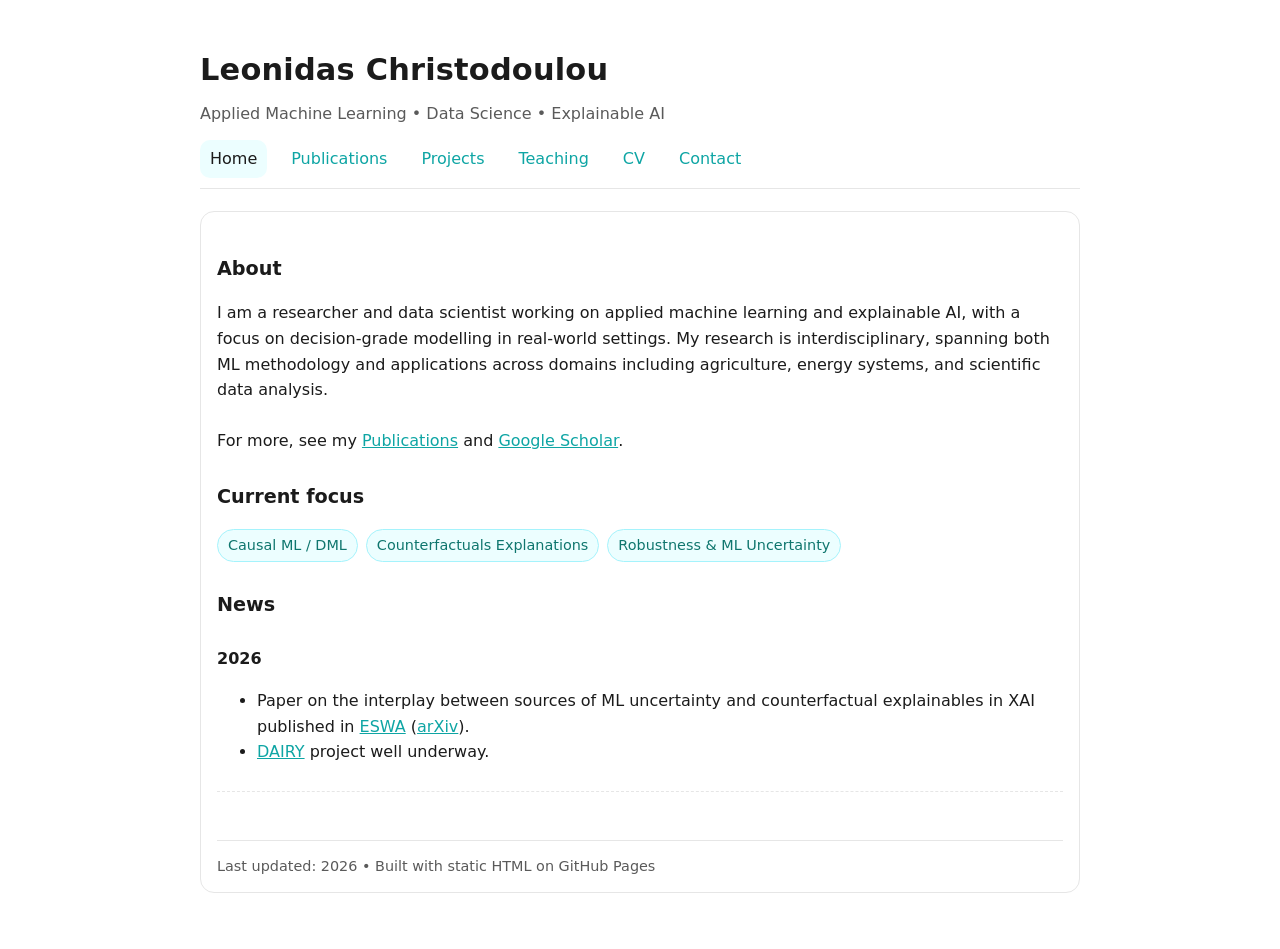
<file: index.html>
<!doctype html>
<html lang="en">
<head>
  <meta charset="utf-8" />
  <meta name="viewport" content="width=device-width, initial-scale=1" />
  <title>Leonidas Christodoulou</title>
  <link rel="stylesheet" href="assets/style.css" />
  <link rel="icon" type="image/png" href="assets/favicon.png">
</head>
<body>
  <div class="container">
    <header>
      <h1 class="site-title">Leonidas Christodoulou</h1>
      <p class="subtitle">Applied Machine Learning • Data Science • Explainable AI</p>

      <nav>
        <a href="index.html" aria-current="page">Home</a>
        <a href="publications.html">Publications</a>
        <a href="projects.html">Projects</a>
        <a href="teaching.html">Teaching</a>
        <a href="Leonidas_Christodoulou_CV.pdf">CV</a>
        <a href="contact.html">Contact</a>
      </nav>
    </header>

    <main>
      
        <section class="card">
          <h2>About</h2>
          <p>
            I am a researcher and data scientist working on applied machine learning and 
            explainable AI, with a focus on decision-grade modelling in real-world settings. 
            My research is interdisciplinary, spanning both ML methodology and 
            applications across domains including agriculture, energy systems, and 
            scientific data analysis.
            <br>
            <br>
            For more, see my <a href="publications.html">Publications</a> and 
            <a href="https://scholar.google.com/citations?user=yEaNYfiahdUC&hl=en">Google Scholar</a>.
          </p>

          <h2>Current focus</h2>
          <div class="badges">
            <!-- <span class="badge">Applied ML & evaluation</span> -->
            <span class="badge">Causal ML / DML</span>
            <span class="badge">Counterfactuals Explanations</span>
            <span class="badge">Robustness & ML Uncertainty</span>
            
          </div>

          <!-- <h2>News</h2>
          <div class="item">
            <strong>2026</strong> — Add 2–3 bullets here (paper accepted/submitted, project milestone, talk).
          </div>
        </section> -->
        <h2>News</h2>

            <div class="item">
            <strong>2026</strong>
            <ul class="news-list">
                <li>Paper on the interplay between sources of ML uncertainty and counterfactual 
                    explainables in XAI published in <a href="https://www.sciencedirect.com/science/article/abs/pii/S0957417426001120?via%3Dihub">ESWA</a> (<a href="https://arxiv.org/abs/2602.00063">arXiv</a>).</li>
                <li><a href="https://www.linkedin.com/showcase/dairy-project/">DAIRY</a> project well underway.</li>
            </ul>
            </div>

      <footer>
        Last updated: 2026 • Built with static HTML on GitHub Pages
      </footer>
    </main>
  </div>
</body>
</html>
</file>
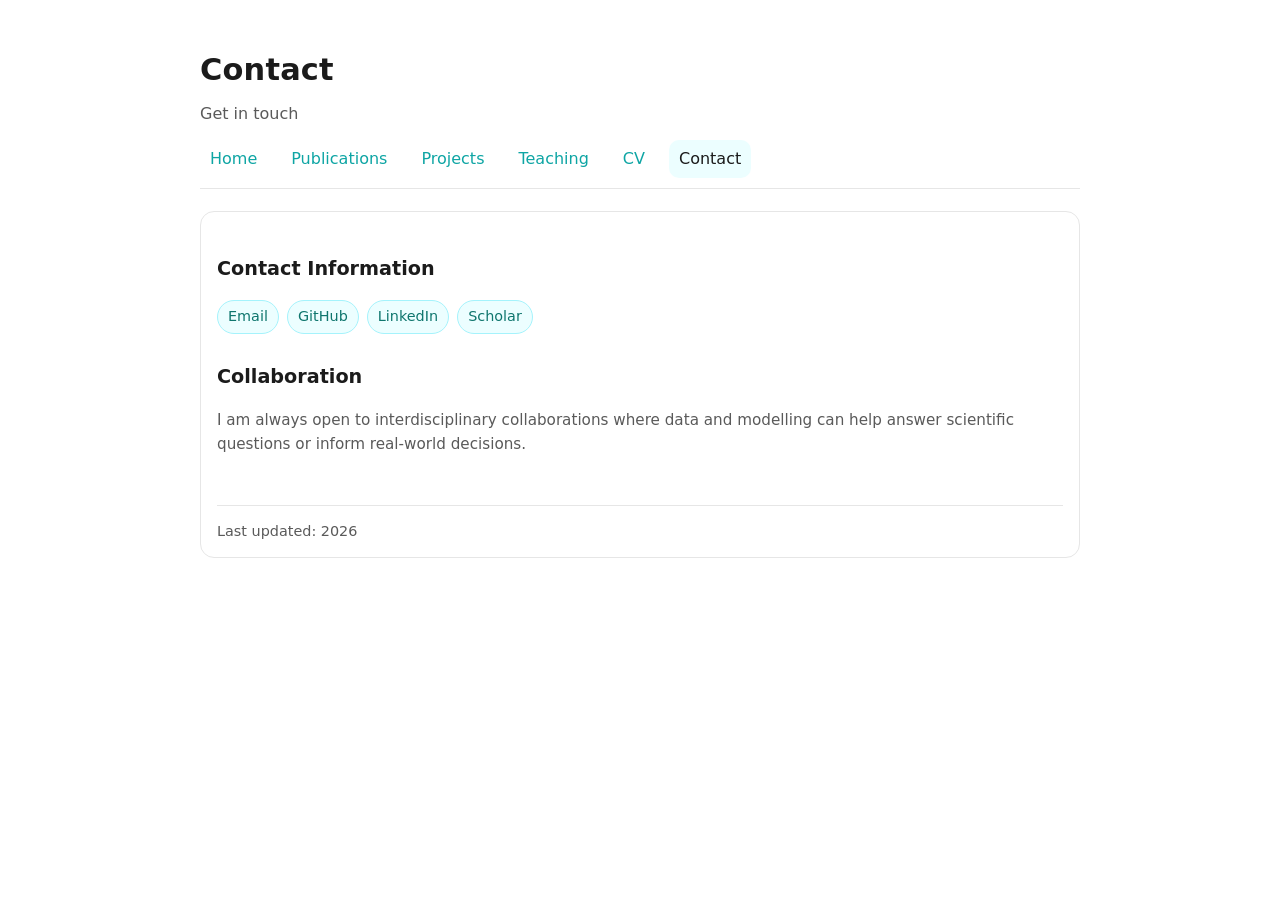
<file: contact.html>
<!doctype html>
<html lang="en">
<head>
<meta charset="utf-8" />
<meta name="viewport" content="width=device-width, initial-scale=1" />
<title>Contact — Leonidas Christodoulou</title>
<link rel="stylesheet" href="assets/style.css" />
<link rel="icon" type="image/png" href="assets/favicon.png">

</head>

<body>
<div class="container">

<header>
<h1 class="site-title">Contact</h1>
<p class="subtitle">Get in touch</p>

<nav>
<a href="index.html">Home</a>
<a href="publications.html">Publications</a>
<a href="projects.html">Projects</a>
<a href="teaching.html">Teaching</a>
<a href="Leonidas_Christodoulou_CV.pdf">CV</a>
<a href="contact.html" aria-current="page">Contact</a>
</nav>
</header>

<main>
    <section class="card">  

<h2>Contact Information</h2>

<div class="badges">
    <a class="badge" href="mailto:l.christodoulou@cyi.ac.cy">Email</a>
    <a class="badge" href="https://github.com/leonidaschristodoulou">GitHub</a>
    <a class="badge" href="https://www.linkedin.com/in/leonidas-christodoulou-4b96b467/">LinkedIn</a>
    <a class="badge" href="https://scholar.google.com/citations?user=yEaNYfiahdUC&hl=en">Scholar</a>
  </div>
  

<h2>Collaboration</h2>
<p class="small">
    I am always open to interdisciplinary collaborations where data and 
    modelling can help answer scientific questions or inform real-world decisions.
</p>

<footer>
Last updated: 2026
</footer>

</main>

</div>
</body>
</html>
</file>
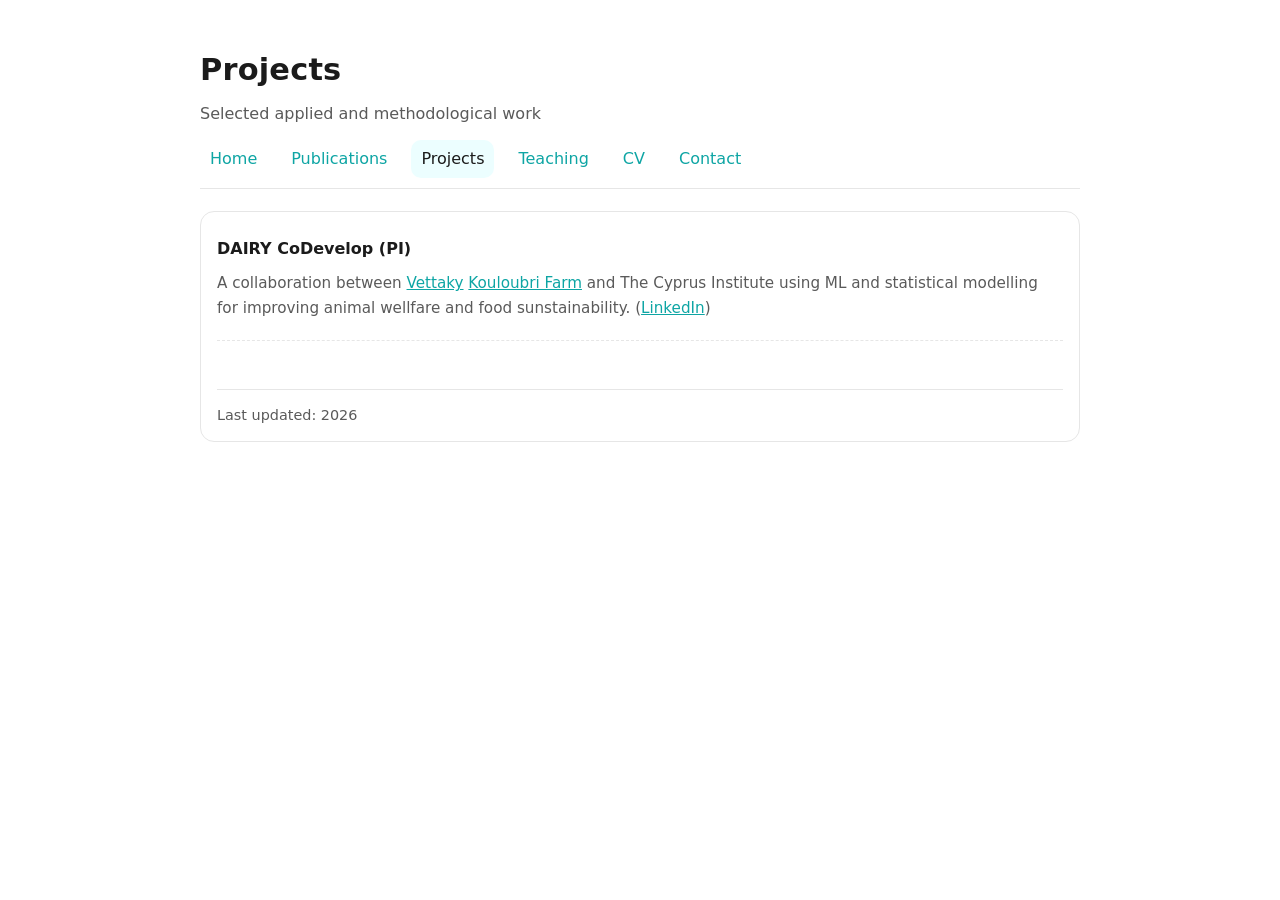
<file: projects.html>
<!doctype html>
<html lang="en">
<head>
  <meta charset="utf-8" />
  <meta name="viewport" content="width=device-width, initial-scale=1" />
  <title>Projects — Leonidas Christodoulou</title>
  <link rel="stylesheet" href="assets/style.css" />
  <link rel="icon" type="image/png" href="assets/favicon.png">
</head>
<body>
  <div class="container">
    <header>
      <h1 class="site-title">Projects</h1>
      <p class="subtitle">Selected applied and methodological work</p>

      <nav>
        <a href="index.html">Home</a>
        <a href="publications.html">Publications</a>
        <a href="projects.html" aria-current="page">Projects</a>
        <a href="teaching.html">Teaching</a>
        <a href="Leonidas_Christodoulou_CV.pdf">CV</a>
        <a href="contact.html">Contact</a>
      </nav>
    </header>

    <main>
        <section class="card">
      
        <div class="item">
            <strong>DAIRY CoDevelop (PI)</strong>
            <p class="small">
              A collaboration between <a href="https://vettaky.com">Vettaky</a> 
              <a href="https://farmakouloumbri.cy">Kouloubri Farm</a> and 
              The Cyprus Institute using ML and 
              statistical modelling for improving animal wellfare and food sunstainability.
              (<a href="https://www.linkedin.com/showcase/dairy-project/">LinkedIn</a>)
            </p>
          </div>  

      <!-- <div class="item">
        <strong>PACE: Proposal Assembly for Counterfactual Explanations</strong>
        <p class="small">
          Fast counterfactual generation for modern tabular models PFNs; robustness and evaluation.
          <br>Links: <a href="#">paper</a> • <a href="#">repo</a>
        </p>
      </div> -->

      <footer>
        Last updated: 2026
      </footer>
    </main>
  </div>
</body>
</html>
</file>
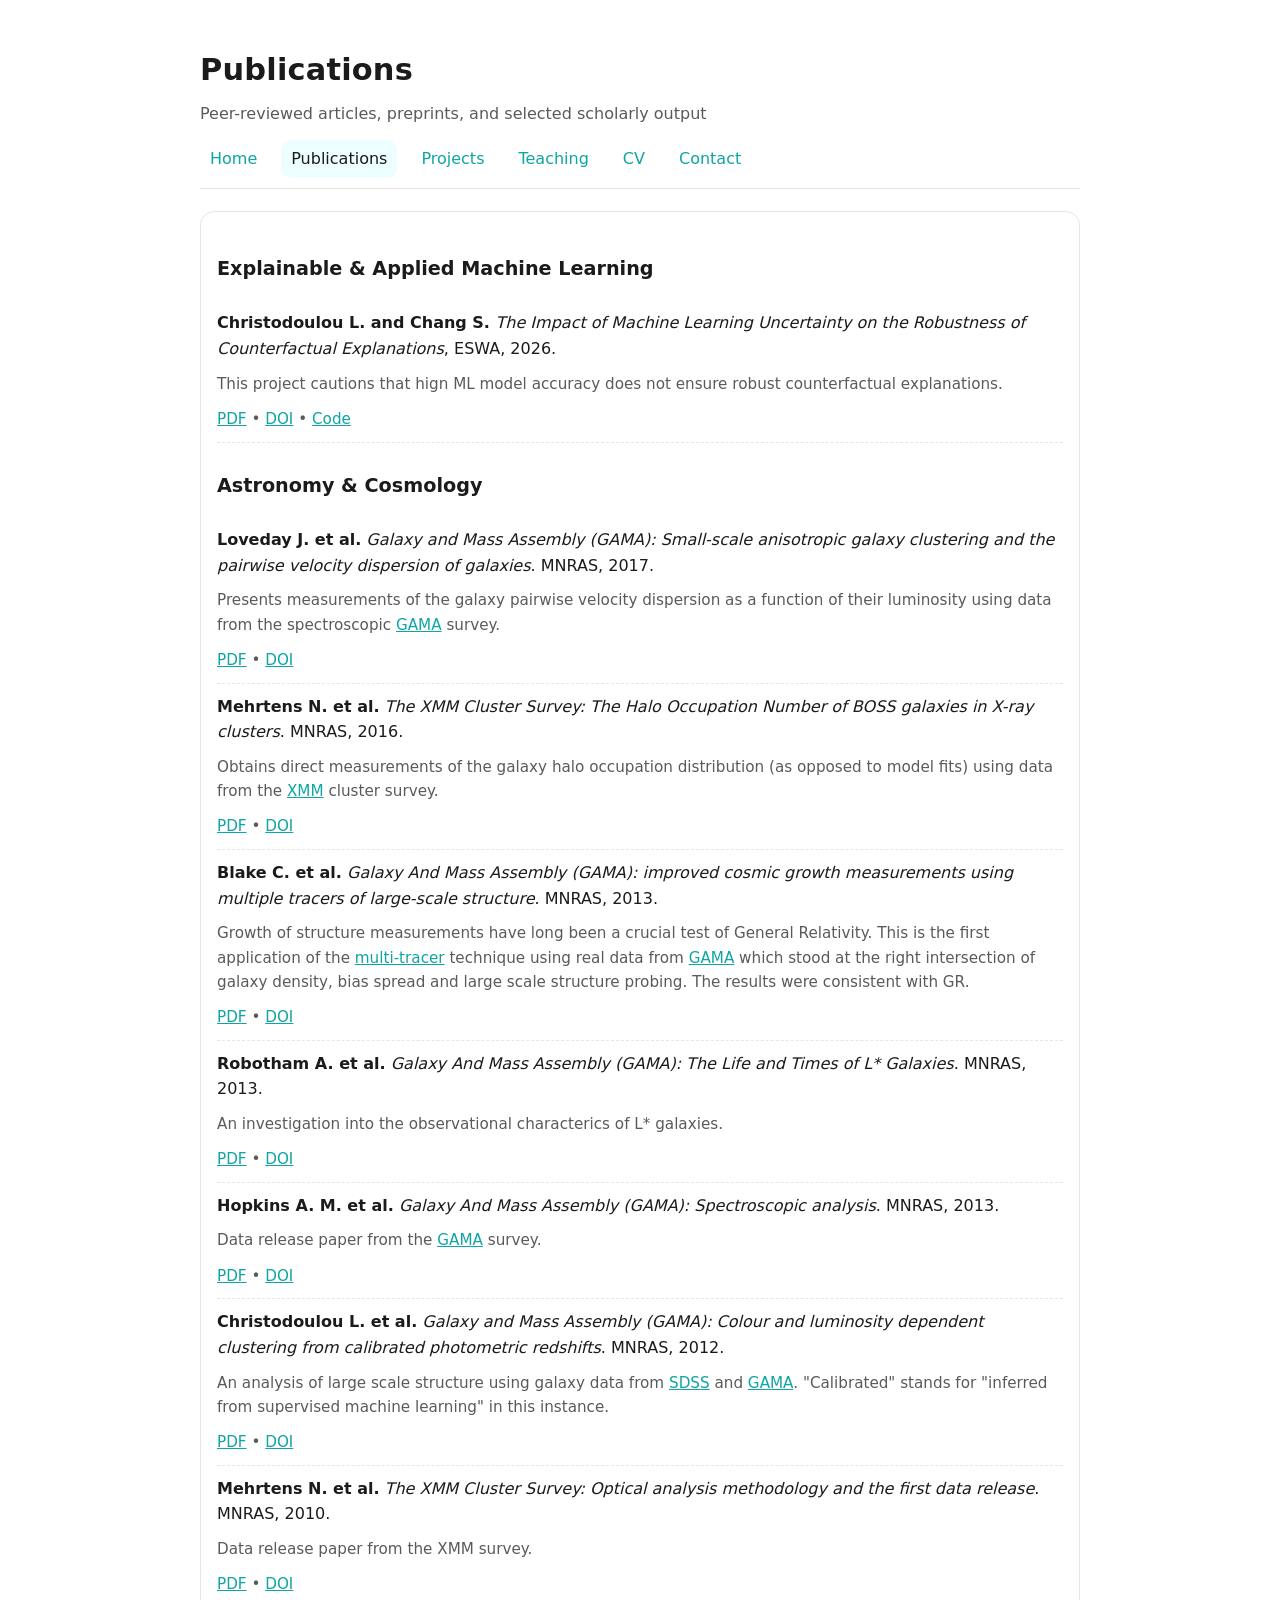
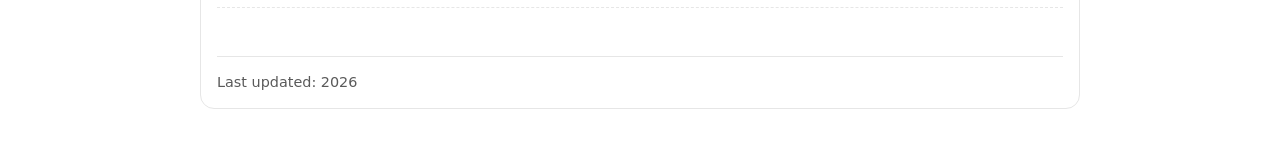
<file: publications.html>
<!doctype html>
<html lang="en">
<head>
  <meta charset="utf-8" />
  <meta name="viewport" content="width=device-width, initial-scale=1" />
  <title>Publications — Leonidas Christodoulou</title>
  <link rel="stylesheet" href="assets/style.css" />
  <link rel="icon" type="image/png" href="assets/favicon.png">
</head>
<body>
  <div class="container">
    <header>
      <h1 class="site-title">Publications</h1>
      <p class="subtitle">Peer-reviewed articles, preprints, and selected scholarly output</p>

      <nav>
        <a href="index.html">Home</a>
        <a href="publications.html" aria-current="page">Publications</a>
        <a href="projects.html">Projects</a>
        <a href="teaching.html">Teaching</a>
        <a href="Leonidas_Christodoulou_CV.pdf">CV</a>
        <a href="contact.html">Contact</a>
      </nav>
    </header>

    <main>
        <section class="card">

      <h2>Explainable & Applied Machine Learning</h2>

        <div class="item">
        <strong>Christodoulou L. and Chang S. </strong> <em>The Impact of Machine Learning Uncertainty 
            on the Robustness of Counterfactual Explanations</em>, ESWA, 2026.
            <br>
            <p class="small">
            This project cautions that hign ML model accuracy does not ensure robust counterfactual explanations. 
            </p>
            <span class="small">
            <a href="https://arxiv.org/abs/2602.00063">PDF</a> 
            • <a href="https://doi.org/10.1016/j.eswa.2026.131198">DOI</a>
            • <a href="https://github.com/leonidaschristodoulou/xai-cfs">Code</a>
        </span>
        </div>

        <h2>Astronomy & Cosmology</h2>

        <div class="item">
          <strong>Loveday J. et al.</strong> <em>Galaxy and Mass Assembly (GAMA): 
            Small-scale anisotropic galaxy clustering and the pairwise velocity dispersion of galaxies</em>.
          MNRAS, 2017.
          <br>
          <p class="small">
            Presents measurements of the galaxy pairwise velocity dispersion as a function of their luminosity using data from the spectroscopic <a href="https://www.gama-survey.org">GAMA</a> survey.  
          </p>
          <span class="small">
            <a href="https://arxiv.org/abs/1711.05636">PDF</a> 
            • <a href="https://doi.org/10.1093/mnras/stx2971">DOI</a>
          </span>
        </div>

        <div class="item">
            <strong>Mehrtens N. et al.</strong> <em>The XMM Cluster Survey: The Halo Occupation Number of BOSS galaxies in X-ray clusters</em>.
            MNRAS, 2016.
            <br>
            <p class="small">
              Obtains direct measurements of the galaxy halo occupation distribution (as opposed to model fits) using data from the <a href="https://arxiv.org/abs/1106.3056">XMM</a> cluster survey.  
            </p>
            <span class="small">
              <a href="https://arxiv.org/abs/1512.03432">PDF</a> 
              • <a href="https://doi.org/10.1093/mnras/stw2119">DOI</a></span>
          </div>

          <div class="item">
            <strong>Blake C. et al.</strong> <em>Galaxy And Mass Assembly (GAMA): improved cosmic growth measurements using multiple tracers of large-scale structure</em>.
            MNRAS, 2013.
            <br>
            <p class="small">
              Growth of structure measurements have long been a crucial test of General Relativity. 
              This is the first application of the <a href="https://arxiv.org/abs/0810.0323">multi-tracer</a> technique using real data from <a href="https://www.gama-survey.org">GAMA</a> 
              which stood at the right intersection of galaxy density, bias spread and large scale structure probing. The results were consistent with GR. 
            </p>
            <span class="small">
              <a href="https://arxiv.org/abs/1309.5556">PDF</a> 
              • <a href="https://doi.org/10.1093/mnras/stt1791">DOI</a></span>
          </div>

          <div class="item">
            <strong>Robotham A. et al.</strong> <em>Galaxy And Mass Assembly (GAMA): The Life and Times of L* Galaxies</em>.
            MNRAS, 2013.
            <br>
            <p class="small">
              An investigation into the observational characterics of  L* galaxies.  
            </p>
            <span class="small">
              <a href="https://arxiv.org/abs/1301.7129">PDF</a> 
              • <a href="https://doi.org/10.1093/mnras/stt156">DOI</a></span>
          </div>

          <div class="item">
            <strong>Hopkins A. M. et al.</strong> <em>Galaxy And Mass Assembly (GAMA): Spectroscopic analysis</em>.
            MNRAS, 2013.
            <br>
            <p class="small">
              Data release paper from the <a href="https://www.gama-survey.org">GAMA</a> survey.  
            </p>
            <span class="small">
              <a href="https://arxiv.org/abs/1301.7127">PDF</a> 
              • <a href="https://doi.org/10.1093/mnras/stt030">DOI</a></span>
          </div>

          <div class="item">
            <strong>Christodoulou L. et al.</strong> <em>Galaxy and Mass Assembly (GAMA): Colour and luminosity dependent clustering from calibrated photometric redshifts</em>.
            MNRAS, 2012.
            <br>
            <p class="small">
              An analysis of large scale structure using galaxy data from <a href="https://www.sdss.org">SDSS</a> and <a href="https://www.gama-survey.org">GAMA</a>. "Calibrated" stands for "inferred from supervised machine learning" in this instance.   
            </p>
            <span class="small">
              <a href="https://arxiv.org/abs/1206.0943">PDF</a> 
              • <a href="https://doi.org/10.1111/j.1365-2966.2012.21434.x">DOI</a></span>
          </div>

          <div class="item">
            <strong>Mehrtens N. et al.</strong> <em>The XMM Cluster Survey: Optical analysis methodology and the first data release</em>.
            MNRAS, 2010.
            <br>
            <p class="small">
              Data release paper from the XMM survey.  
            </p>
            <span class="small">
              <a href="https://arxiv.org/abs/1106.3056">PDF</a> 
              • <a href="https://doi.org/10.1111/j.1365-2966.2012.20931.x">DOI</a></span>
          </div>
        

      <footer>
        Last updated: 2026
      </footer>
    </main>
  </div>
</body>
</html>
</file>
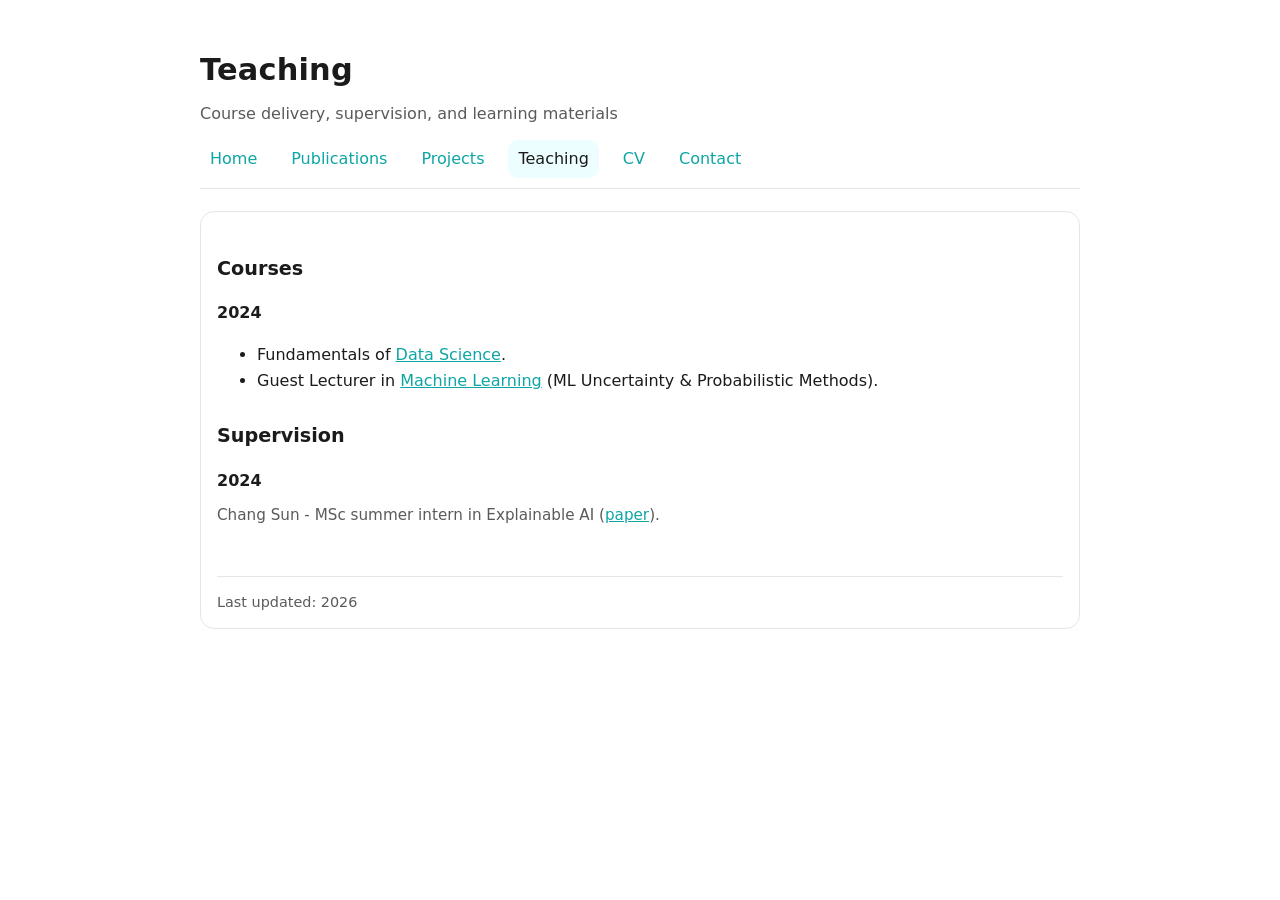
<file: teaching.html>
<!doctype html>
<html lang="en">
<head>
  <meta charset="utf-8" />
  <meta name="viewport" content="width=device-width, initial-scale=1" />
  <title>Teaching — Leonidas Christodoulou</title>
  <link rel="stylesheet" href="assets/style.css" />
  <link rel="icon" type="image/png" href="assets/favicon.png">

</head>
<body>
  <div class="container">
    <header>
      <h1 class="site-title">Teaching</h1>
      <p class="subtitle">Course delivery, supervision, and learning materials</p>

      <nav>
        <a href="index.html">Home</a>
        <a href="publications.html">Publications</a>
        <a href="projects.html">Projects</a>
        <a href="teaching.html" aria-current="page">Teaching</a>
        <a href="Leonidas_Christodoulou_CV.pdf">CV</a>
        <a href="contact.html">Contact</a>
      </nav>
    </header>

    <main>
        <section class="card">
      
      <h2>Courses</h2>
      <strong>2024</strong>
      <ul class="news-list">
        <li>Fundamentals of <a href="https://www.cyi.ac.cy/index.php/education/masters-programs/high-performance-computing-and-machine-learning/sds-407-fundamentals-of-data-science">Data Science</a>. </li>
        <li>Guest Lecturer in <a href="https://www.cyi.ac.cy/index.php/education/masters-programs/high-performance-computing-and-machine-learning/sds-408-machine-learning">Machine Learning</a> (ML Uncertainty & Probabilistic Methods). </li>
      </ul>

      <h2>Supervision</h2>
      <strong>2024</strong>
      <p class="small">
        Chang Sun - MSc summer intern in Explainable AI (<a href="https://arxiv.org/abs/2602.00063">paper</a>).
      </p>

      <!-- <h2>Teaching philosophy (short)</h2>
      <p class="small">
        Two–three sentences: clear scaffolding + frequent low-stakes feedback + authentic assessments.
      </p> -->

      <footer>
        Last updated: 2026
      </footer>
    </main>
  </div>
</body>
</html>
</file>
<file: assets/style.css>
:root{
  --text:#1b1b1b;
  --muted:#5a5a5a;
  --bg:#ffffff;
  --border:#e6e6e6;
  --link:#0ea5a4;
  --chip:#ecfeff;
}

*{ box-sizing:border-box; }

body{
  margin:0;
  background:var(--bg);
  color:var(--text);
  font-family: system-ui, -apple-system, Segoe UI, Roboto, Helvetica, Arial, sans-serif;
  line-height:1.6;
}

.container{
  max-width: 920px;
  margin: 0 auto;
  padding: 28px 20px 56px;
}

header{
  padding: 18px 0 10px;
  border-bottom: 1px solid var(--border);
}

.site-title{
  margin: 0;
  font-size: 1.9rem;
  letter-spacing: 0.2px;
}

.subtitle{
  margin: 6px 0 0;
  color: var(--muted);
}

nav{
  margin-top: 14px;
  display:flex;
  flex-wrap: wrap;
  gap: 10px 14px;
}

nav a{
  text-decoration:none;
  color: var(--link);
  padding: 6px 10px;
  border-radius: 10px;
}

nav a[aria-current="page"]{
  background: var(--chip);
  color: var(--text);
}

main{
  padding-top: 22px;
}

h2{
  margin-top: 28px;
  font-size: 1.2rem;
}

p{ margin: 10px 0; }

a{ color: var(--link); }
a:hover{ text-decoration: underline; }

.grid{
  display:grid;
  grid-template-columns: 1fr;
  gap: 14px;
}
@media (min-width: 820px){
  .grid{ grid-template-columns: 1.2fr 0.8fr; }
}

.card{
  border: 1px solid var(--border);
  border-radius: 14px;
  padding: 14px 16px;
  background: #fff;
}

.kv{
  display:grid;
  grid-template-columns: 140px 1fr;
  gap: 6px 14px;
  margin: 8px 0;
}
.kv div{ color: var(--muted); }
.kv strong{ color: var(--text); }

.list{
  margin: 10px 0 0;
  padding-left: 18px;
}

.badges{
  display:flex;
  flex-wrap: wrap;
  gap: 8px;
  margin-top: 10px;
}
/* .badge{
  background: var(--chip);
  border: 1px solid var(--border);
  color: var(--text);
  padding: 4px 10px;
  border-radius: 999px;
  font-size: 0.9rem;
} */
.badge{
  background: var(--chip);
  border: 1px solid #a5f3fc;
  color: #0f766e;
  padding: 4px 10px;
  border-radius: 999px;
  font-size: 0.9rem;
  text-decoration: none;
}


.item{
  padding: 10px 0;
  border-bottom: 1px dashed var(--border);
}
.item:last-child{ border-bottom:none; }

.small{ color: var(--muted); font-size: 0.95rem; }

footer{
  margin-top: 48px;
  padding-top: 14px;
  border-top: 1px solid var(--border);
  color: var(--muted);
  font-size: 0.9rem;
}

.contact-links p {
  margin: 6px 0;
}

.badge {
  text-decoration: none;
}

/* .news-list {
  margin: 6px 0 0;
  padding-left: 20px;
}

.news-list li {
  margin: 3px 0;
} */
</file>
